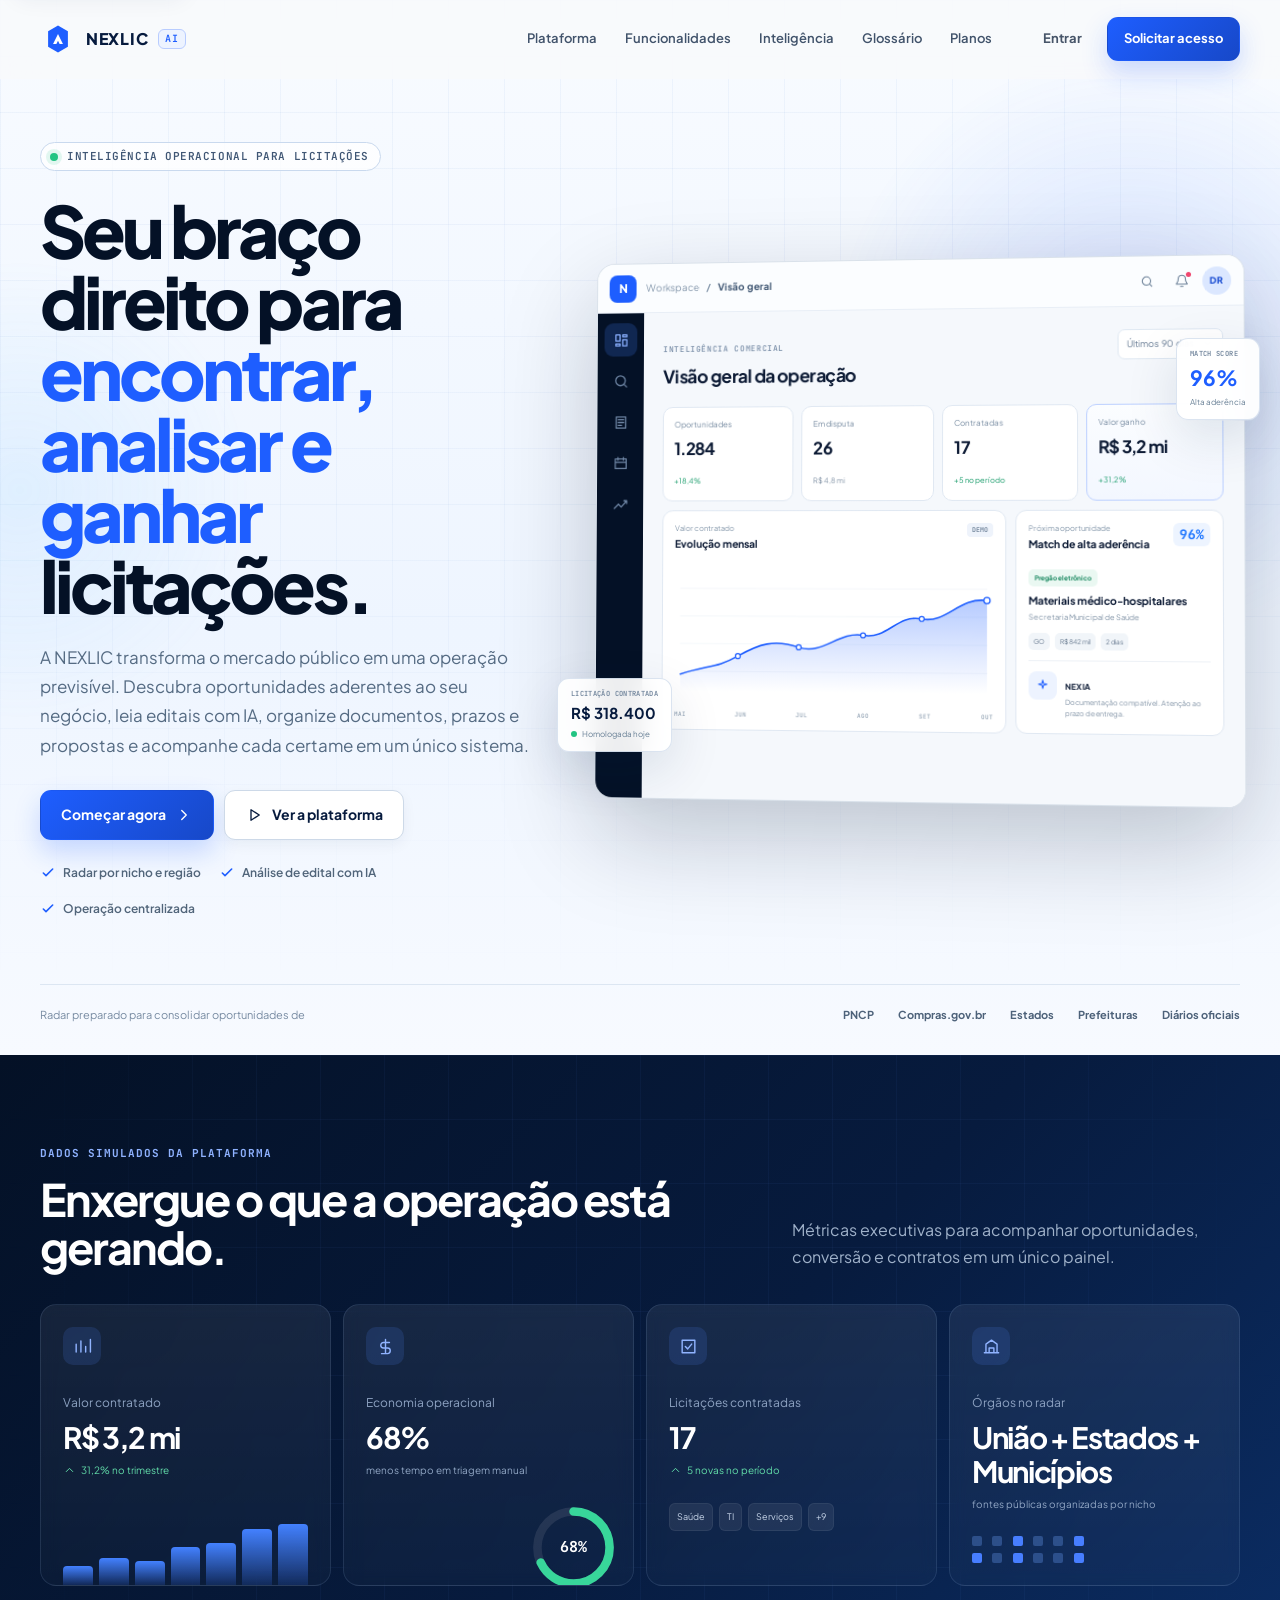
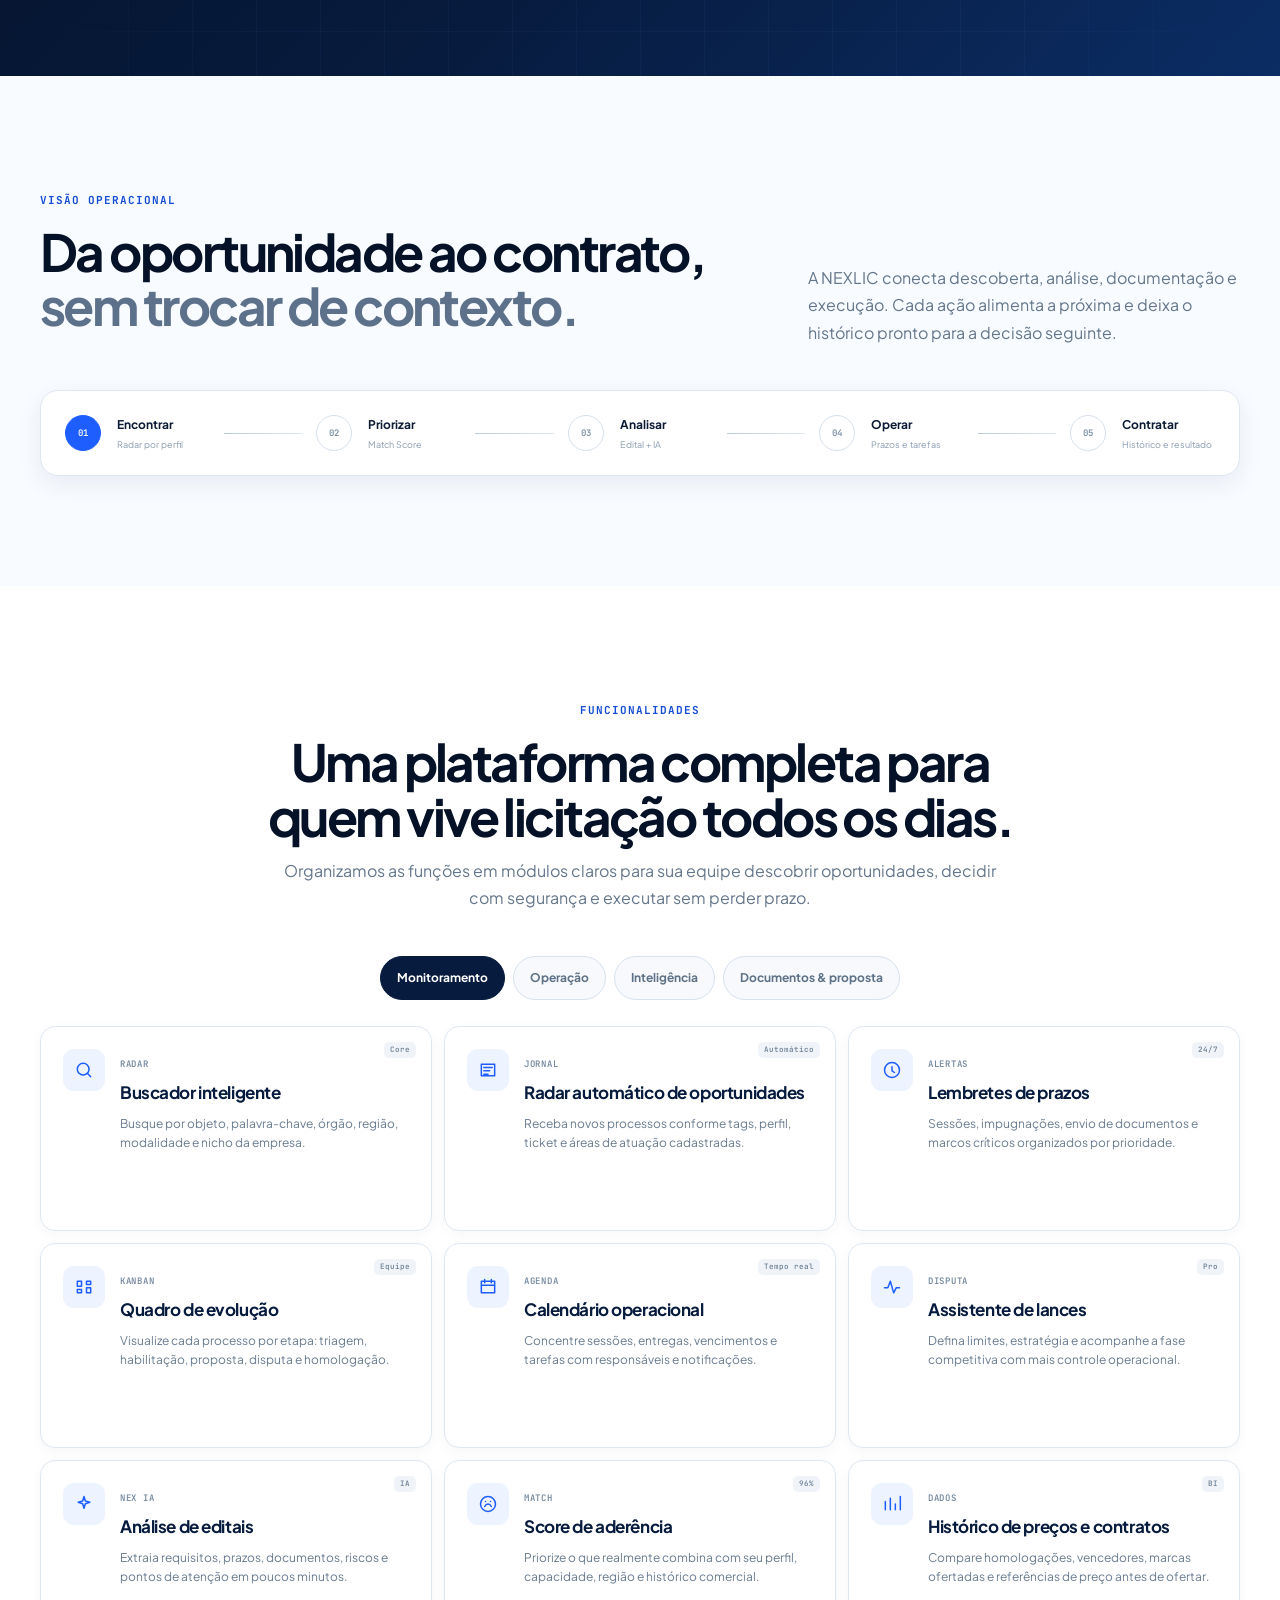
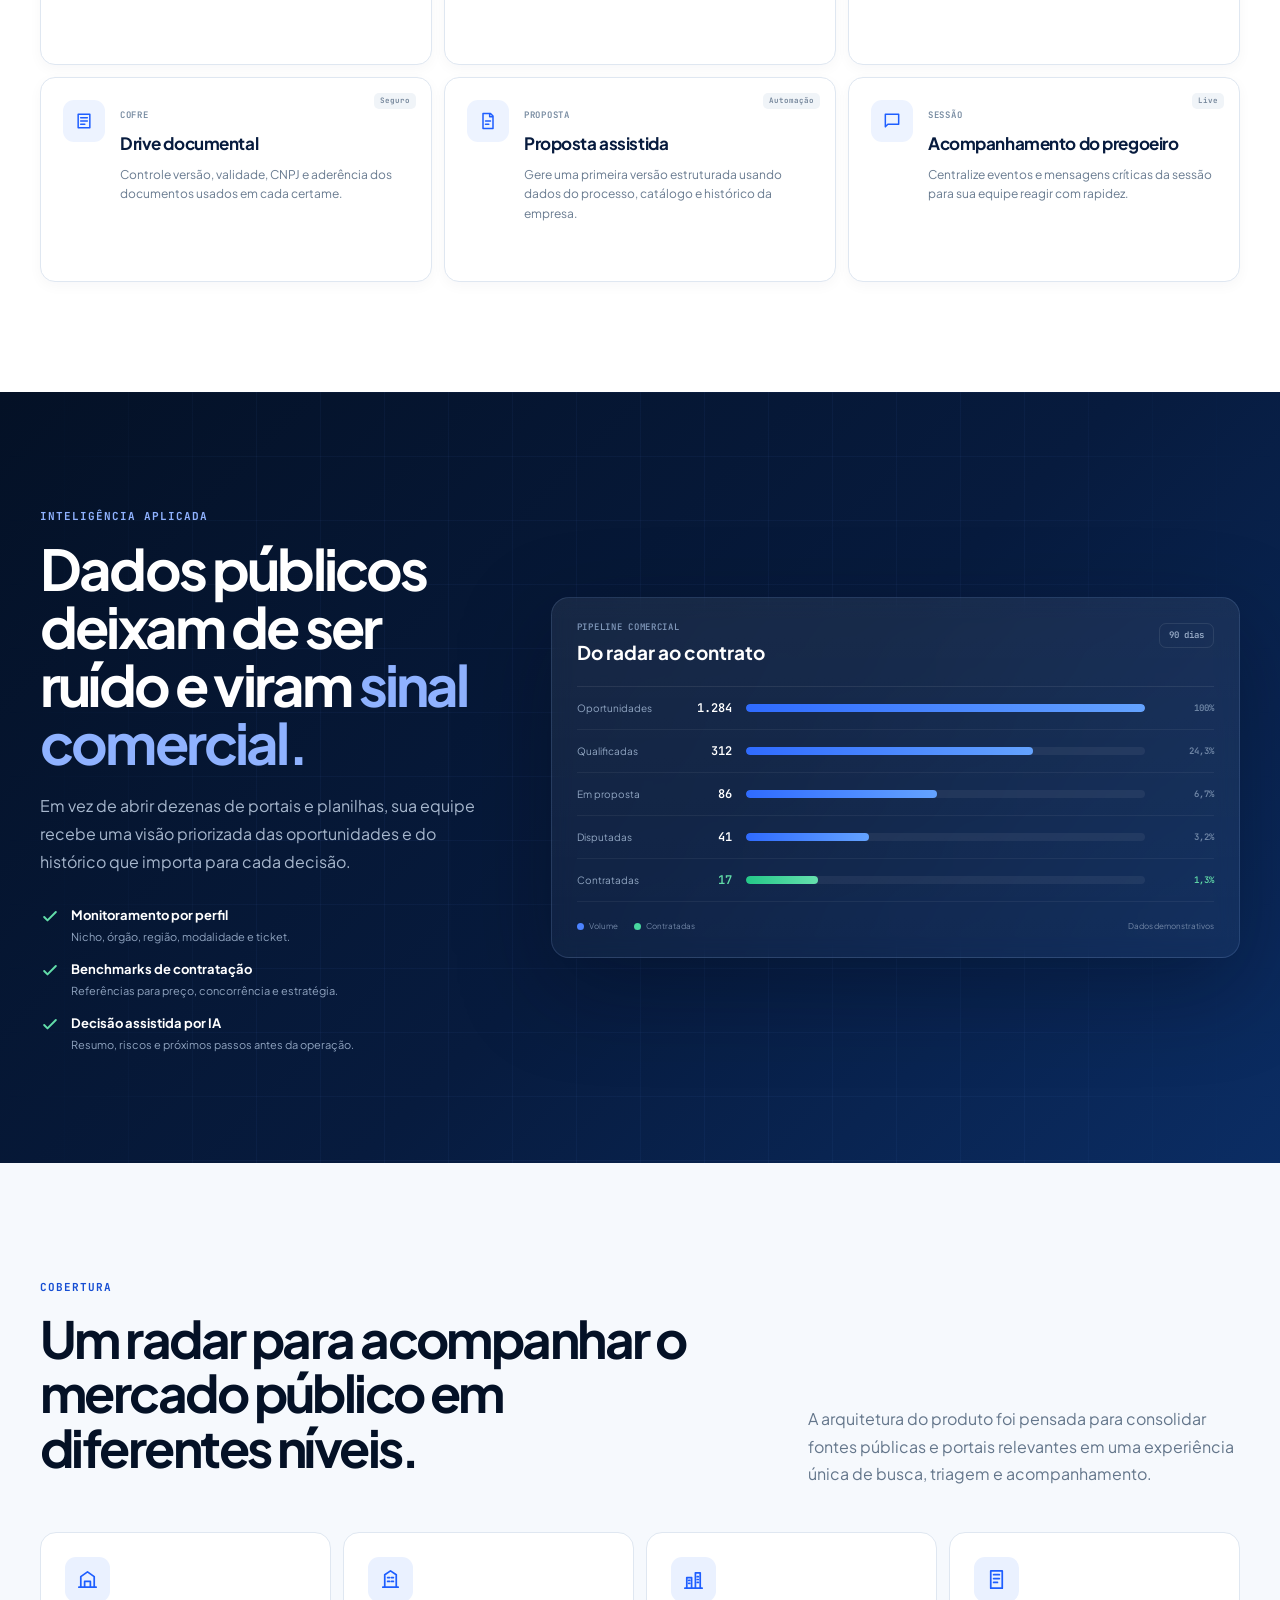
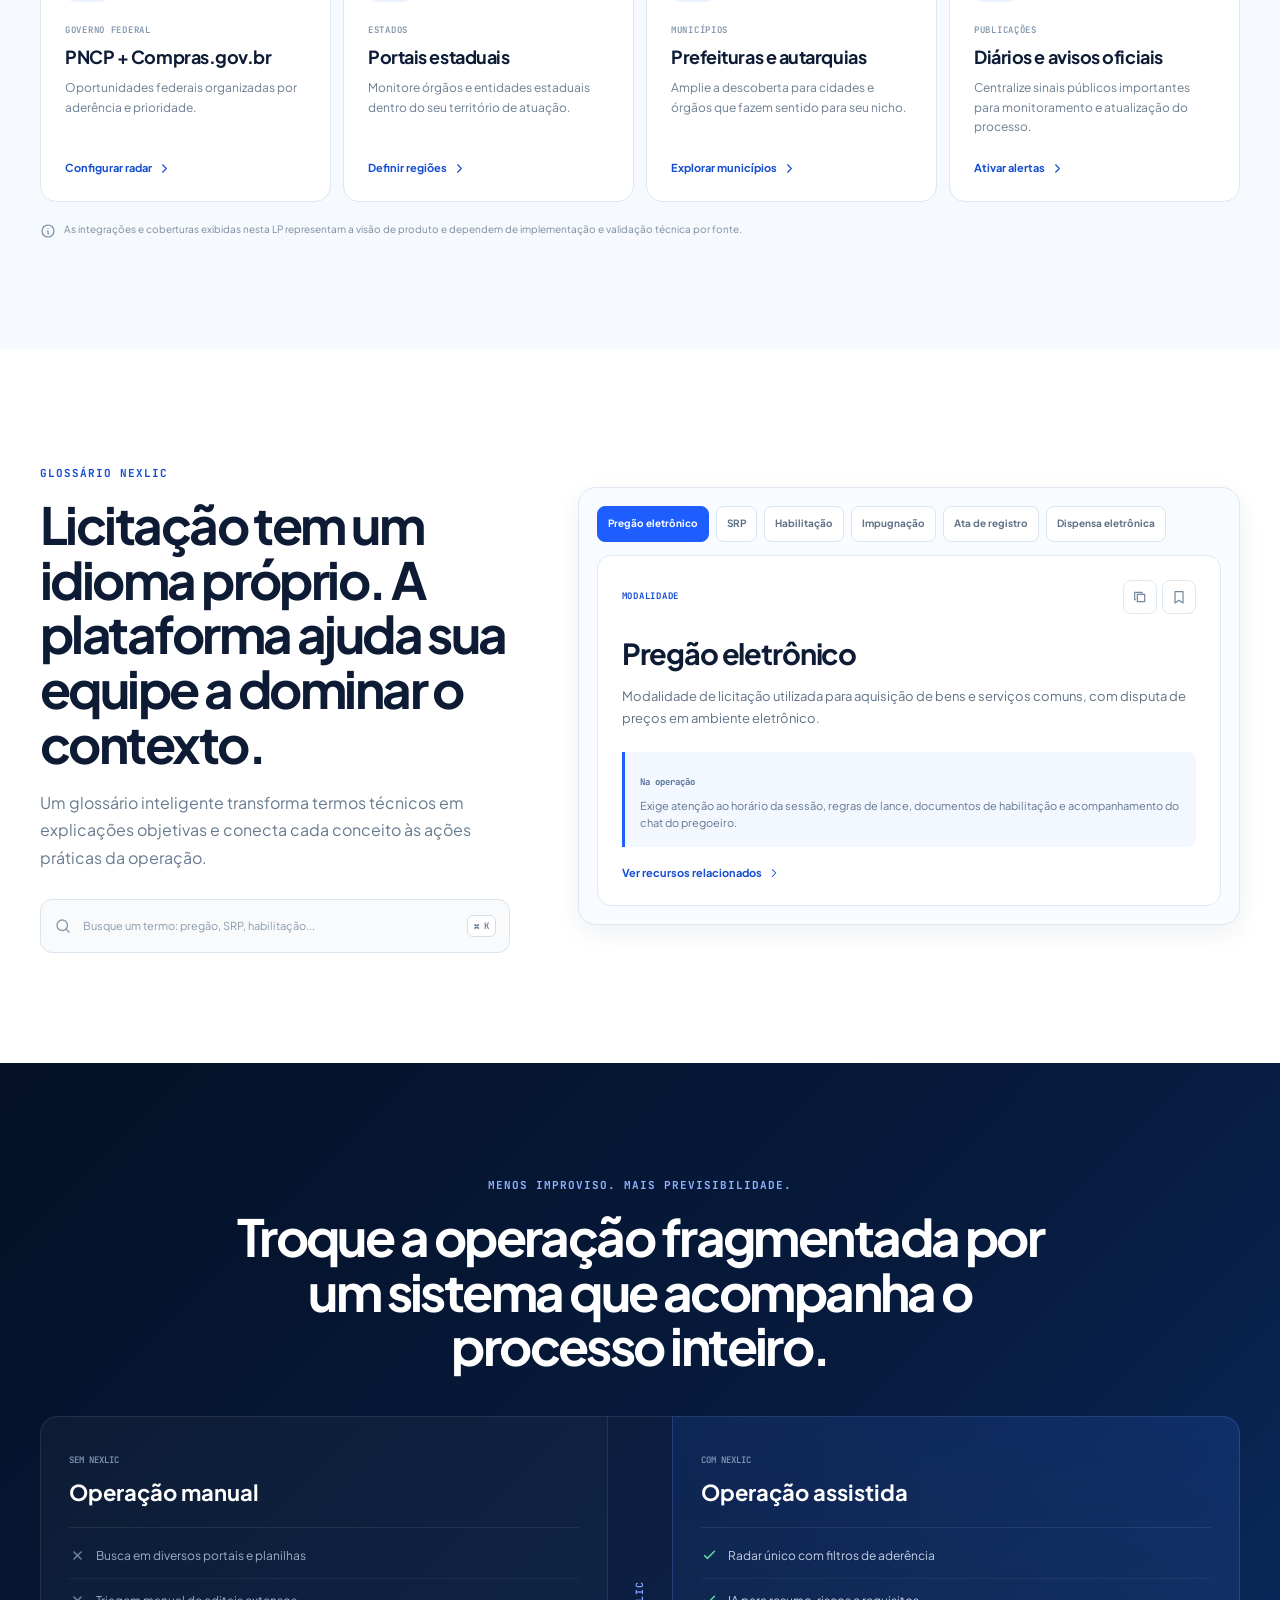
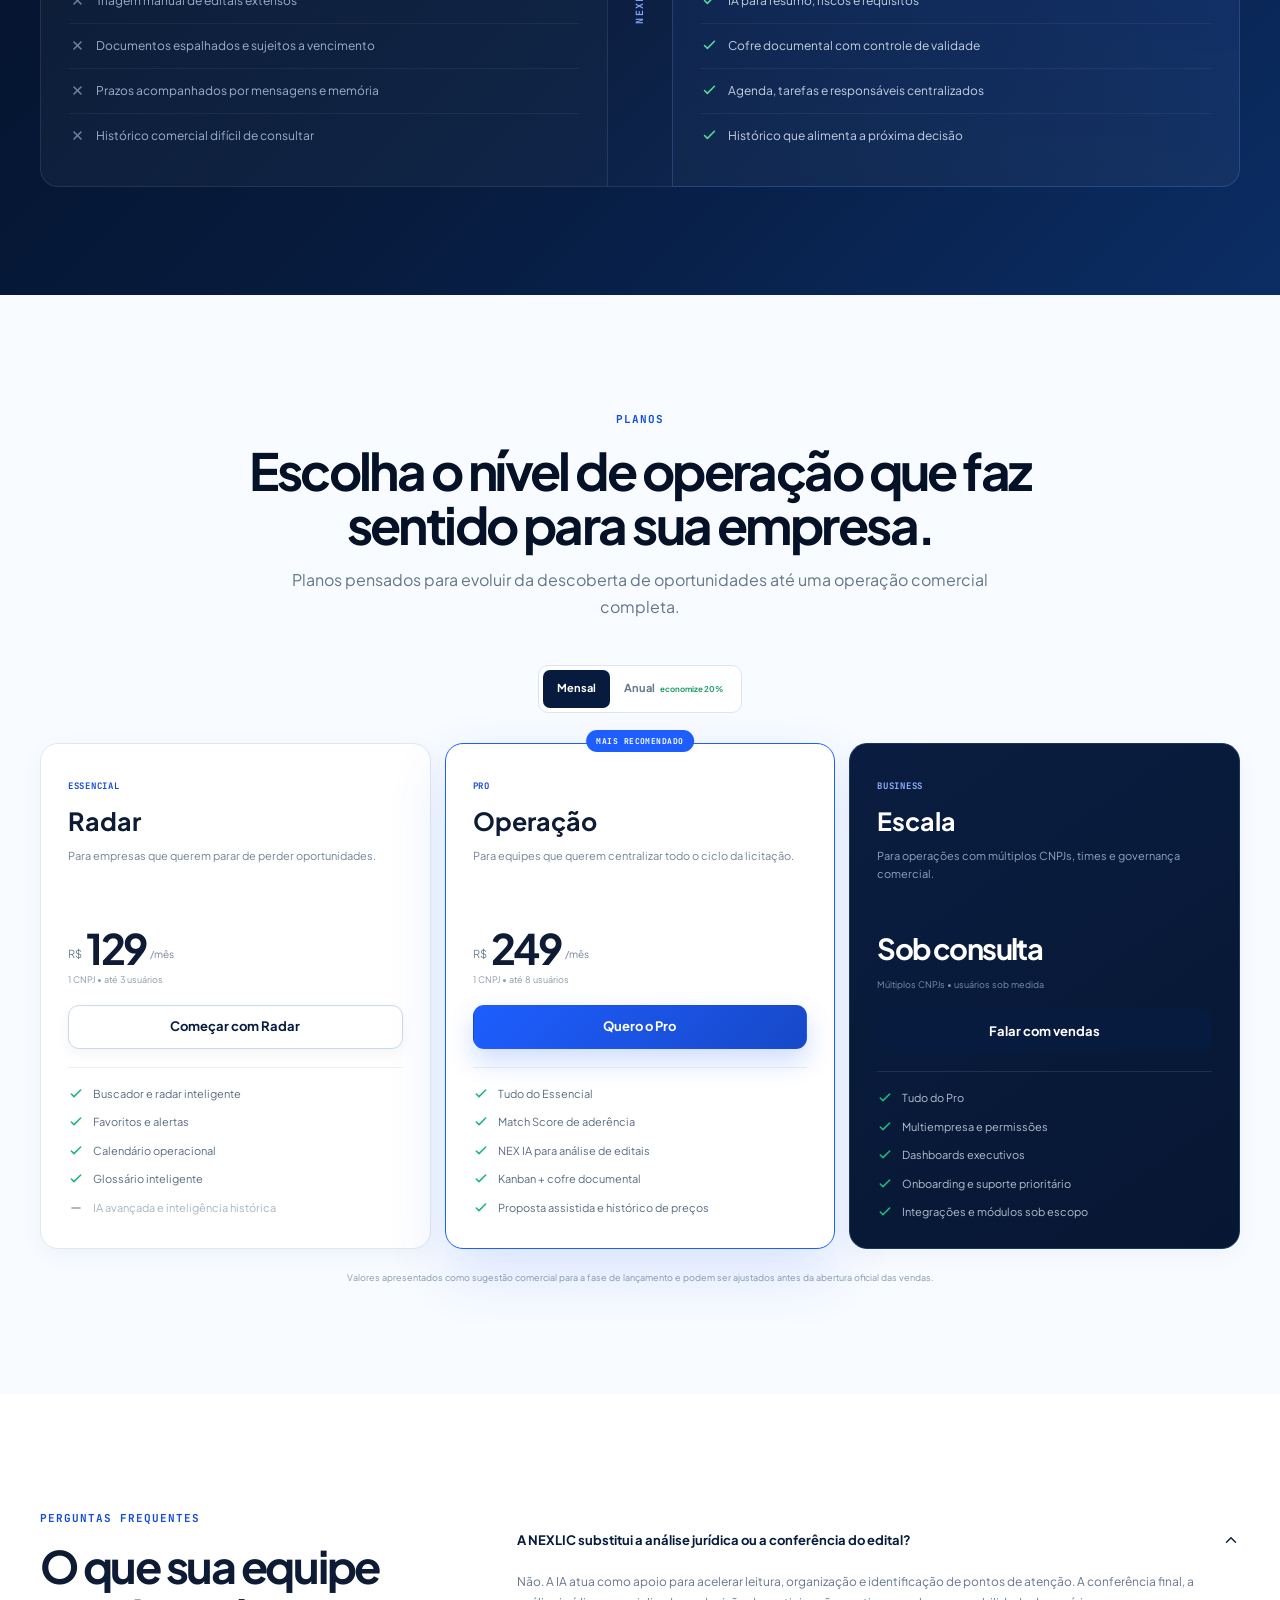
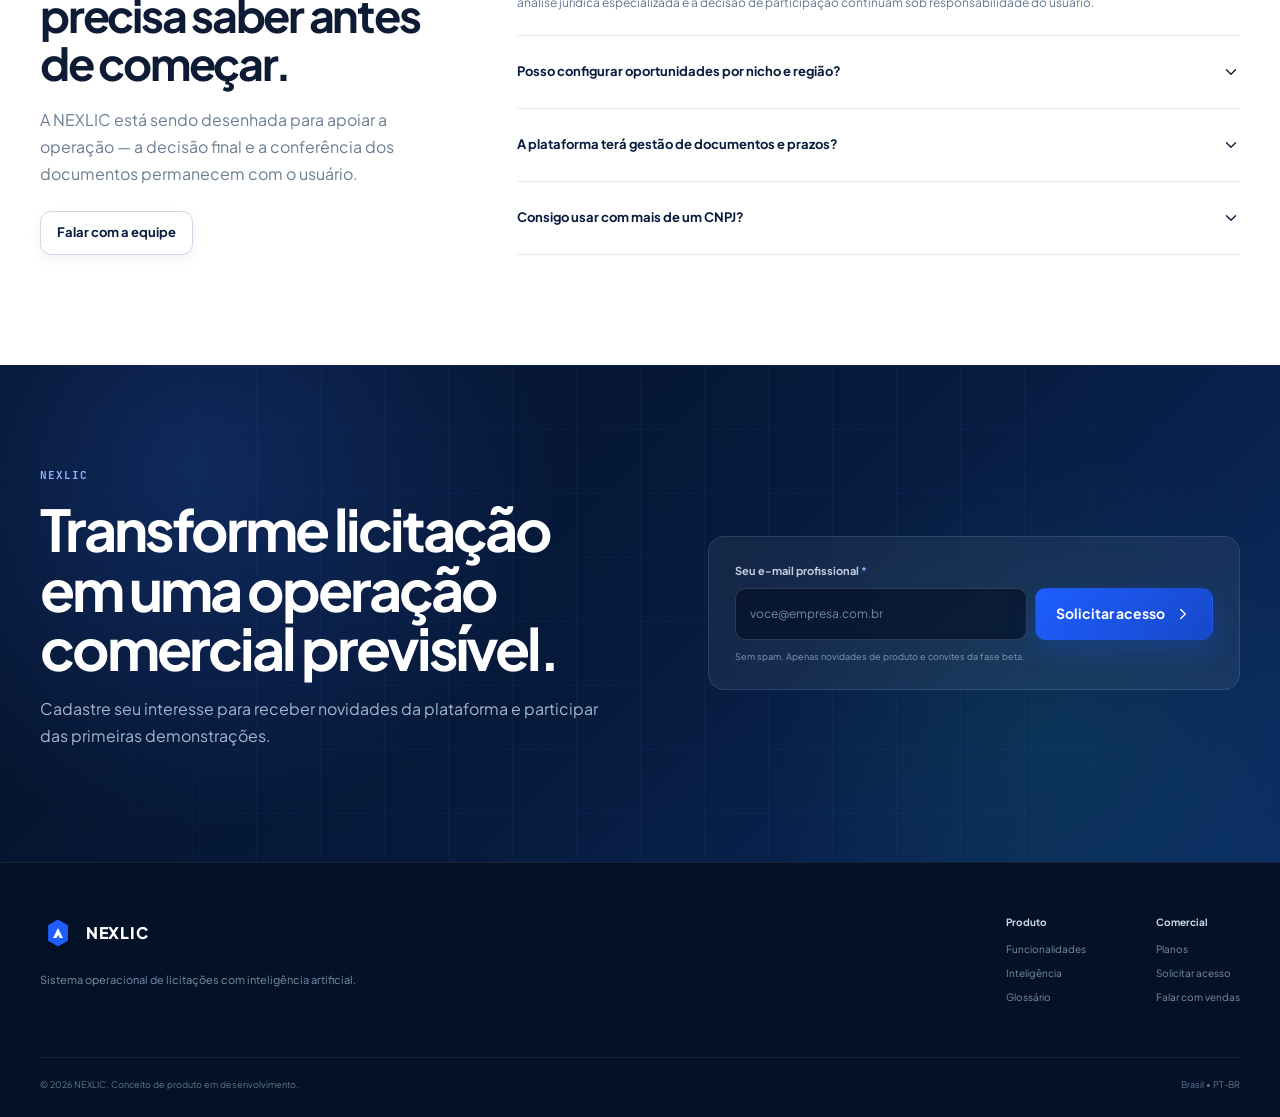
<file: index.html>
<!doctype html>
<html lang="pt-BR">
<head>
  <meta charset="utf-8">
  <meta name="viewport" content="width=device-width, initial-scale=1">
  <meta name="description" content="NEXLIC — inteligência, operação e automação para licitações. Encontre oportunidades, analise editais com IA e gerencie o processo em um só lugar.">
  <meta name="theme-color" content="#071B3E">
  <title>NEXLIC — Sistema Operacional de Licitações com IA</title>
  <link rel="preconnect" href="https://fonts.googleapis.com">
  <link rel="preconnect" href="https://fonts.gstatic.com" crossorigin>
  <link href="https://fonts.googleapis.com/css2?family=JetBrains+Mono:wght@500;600&family=Plus+Jakarta+Sans:wght@400;500;600;700;800&display=swap" rel="stylesheet">
  <link rel="stylesheet" href="styles.css">
</head>
<body>
  <div id="app" aria-live="polite"></div>
  <noscript><div style="padding:40px;font-family:system-ui">Ative o JavaScript para visualizar a landing page NEXLIC.</div></noscript>
  <script>
  (async function(){
    const app=document.getElementById('app');
    try{
      const files=['parts/1.html','parts/2.html','parts/3.html','parts/4.html','parts/5.html','parts/6.html','parts/7.html'];
      const responses=await Promise.all(files.map(f=>fetch(f,{cache:'no-store'})));
      if(responses.some(r=>!r.ok)) throw new Error('Falha ao carregar a interface');
      const html=(await Promise.all(responses.map(r=>r.text()))).join('');
      app.innerHTML=html;
      const script=document.createElement('script');
      script.src='app.js';
      script.defer=true;
      document.body.appendChild(script);
    }catch(error){
      app.innerHTML='<main style="max-width:760px;margin:120px auto;padding:24px;font-family:system-ui"><h1>NEXLIC</h1><p>Não foi possível carregar a interface completa. Atualize a página para tentar novamente.</p></main>';
      console.error(error);
    }
  })();
  </script>
</body>
</html>
</file>
<file: styles.css>
:root{
  --navy-950:#041126;--navy-900:#071b3e;--navy-850:#0a224c;--navy-800:#0c2c5f;
  --blue-700:#164ed3;--blue-600:#1e5eff;--blue-500:#2f6bff;--blue-400:#4a87ff;--cyan:#55b8ff;
  --green:#23c483;--green-soft:#e7fbf3;--red:#ef476f;--amber:#f5a524;
  --slate-950:#0f172a;--slate-800:#1e293b;--slate-700:#334155;--slate-600:#475569;--slate-500:#64748b;--slate-400:#94a3b8;
  --slate-300:#cbd5e1;--slate-200:#e2e8f0;--slate-100:#f1f5f9;--slate-50:#f8fafc;--white:#fff;
  --bg:#f6f9fd;--surface:#fff;--border:#dfe7f1;--text:#0d1b35;--muted:#5d6f86;
  --shadow-sm:0 8px 24px rgba(16,41,78,.07);--shadow-md:0 18px 52px rgba(11,38,83,.12);--shadow-lg:0 36px 100px rgba(4,17,38,.22);
  --radius-sm:10px;--radius:16px;--radius-lg:24px;--container:1200px;--ease:cubic-bezier(.16,1,.3,1)
}
*{box-sizing:border-box}html{scroll-behavior:smooth;scroll-padding-top:90px}body{margin:0;color:var(--text);font-family:"Plus Jakarta Sans",system-ui,-apple-system,BlinkMacSystemFont,"Segoe UI",sans-serif;background:var(--bg);font-size:16px;line-height:1.5;overflow-x:hidden}button,input{font:inherit}a{color:inherit;text-decoration:none}button,a{touch-action:manipulation}svg{display:block;fill:none;stroke:currentColor;stroke-width:1.8;stroke-linecap:round;stroke-linejoin:round}.container{width:min(var(--container),calc(100% - 40px));margin-inline:auto}.skip-link{position:fixed;left:16px;top:12px;z-index:1000;transform:translateY(-150%);background:#fff;color:#071b3e;padding:10px 14px;border-radius:8px;font-weight:700;box-shadow:var(--shadow-sm)}.skip-link:focus{transform:none}.site-header{position:fixed;inset:0 0 auto;z-index:100;background:rgba(248,250,252,.84);backdrop-filter:blur(18px);-webkit-backdrop-filter:blur(18px);border-bottom:1px solid transparent;transition:background .2s,border-color .2s,box-shadow .2s}.site-header.scrolled{background:rgba(255,255,255,.94);border-color:var(--border);box-shadow:0 8px 30px rgba(10,30,60,.06)}.nav-wrap{height:78px;display:flex;align-items:center;gap:34px}.brand{display:inline-flex;align-items:center;gap:10px;font-weight:800;letter-spacing:.045em;color:var(--navy-900);white-space:nowrap}.brand-mark{width:36px;height:36px;display:grid;place-items:center}.brand-mark svg{width:100%;height:100%;stroke:none;fill:var(--blue-600)}.brand-mark svg .cut{fill:#fff}.brand-beta{font:600 10px/1 "JetBrains Mono",monospace;letter-spacing:.08em;color:var(--blue-600);padding:4px 6px;border:1px solid #b8ccff;border-radius:6px;background:#edf3ff}.main-nav{display:flex;align-items:center;gap:28px;margin-left:auto}.main-nav a{font-size:13px;font-weight:600;color:#41536b;position:relative}.main-nav a:after{content:"";position:absolute;left:0;right:100%;bottom:-8px;height:2px;background:var(--blue-600);transition:right .2s}.main-nav a:hover{color:var(--navy-900)}.main-nav a:hover:after{right:0}.nav-actions{display:flex;align-items:center;gap:8px}.btn{min-height:44px;display:inline-flex;align-items:center;justify-content:center;gap:9px;padding:11px 16px;border-radius:11px;border:1px solid transparent;font-weight:700;font-size:13px;cursor:pointer;transition:transform .2s var(--ease),box-shadow .2s,background .2s,border-color .2s;color:var(--navy-900)}.btn svg{width:18px;height:18px}.btn:hover{transform:translateY(-1px)}.btn:focus-visible,.main-nav a:focus-visible,.menu-toggle:focus-visible,.step:focus-visible,button:focus-visible,a:focus-visible,input:focus-visible{outline:3px solid rgba(47,107,255,.3);outline-offset:3px}.btn-primary{background:linear-gradient(135deg,var(--blue-600),#1748c8);color:#fff;box-shadow:0 12px 26px rgba(30,94,255,.22)}.btn-primary:hover{box-shadow:0 16px 32px rgba(30,94,255,.30)}.btn-secondary{border-color:#cdd9e8;background:#fff;color:var(--navy-900);box-shadow:0 5px 14px rgba(8,33,69,.05)}.btn-secondary:hover{border-color:#aac0dc}.btn-ghost{background:transparent;color:var(--slate-600)}.btn-dark{background:var(--navy-900);color:#fff}.btn-lg{min-height:50px;padding:13px 20px;font-size:14px}.full{width:100%}.menu-toggle{display:none;width:44px;height:44px;border:1px solid var(--border);background:#fff;border-radius:10px;place-items:center;color:var(--navy-900)}.menu-toggle svg{width:22px;height:22px}.hero{position:relative;overflow:hidden;padding:142px 0 32px;background:linear-gradient(180deg,#f8fbff 0,#eef5ff 60%,#f7faff 100%);min-height:850px}.hero-grid{position:absolute;inset:0;background-image:linear-gradient(rgba(28,94,190,.05) 1px,transparent 1px),linear-gradient(90deg,rgba(28,94,190,.05) 1px,transparent 1px);background-size:56px 56px;mask-image:linear-gradient(to bottom,#000 0,rgba(0,0,0,.7) 55%,transparent 94%)}.hero-glow{position:absolute;border-radius:50%;filter:blur(2px);pointer-events:none}.hero-glow-a{width:620px;height:620px;right:-160px;top:40px;background:radial-gradient(circle,rgba(47,107,255,.16),transparent 68%)}.hero-glow-b{width:480px;height:480px;left:-220px;top:250px;background:radial-gradient(circle,rgba(85,184,255,.11),transparent 68%)}.hero-layout{position:relative;display:grid;grid-template-columns:.86fr 1.14fr;gap:58px;align-items:center}.eyebrow{display:inline-flex;align-items:center;gap:9px;padding:8px 11px 8px 9px;border:1px solid #c9d9ee;border-radius:999px;background:rgba(255,255,255,.76);color:#405775;font:600 11px/1 "JetBrains Mono",monospace;letter-spacing:.05em;text-transform:uppercase}.status-dot{width:8px;height:8px;border-radius:50%;background:var(--green);box-shadow:0 0 0 4px rgba(35,196,131,.12)}.hero h1{font-size:clamp(48px,5.6vw,76px);line-height:.99;letter-spacing:-.055em;margin:24px 0 22px;font-weight:800;color:var(--navy-950);max-width:760px}.hero h1 span{color:var(--blue-600)}.hero-lead{font-size:17px;line-height:1.72;color:#556b83;max-width:650px;margin:0}.hero-actions{display:flex;gap:10px;flex-wrap:wrap;margin-top:30px}.hero-trust{display:flex;gap:18px;flex-wrap:wrap;margin-top:24px}.trust-check{display:flex;align-items:center;gap:7px;font-size:12px;color:#51657a;font-weight:600}.trust-check svg{width:16px;height:16px;color:var(--blue-600);stroke-width:2.4}.hero-product{position:relative}.app-window{position:relative;border:1px solid rgba(85,117,158,.22);background:#fff;border-radius:18px;box-shadow:var(--shadow-lg);overflow:hidden;transform:perspective(1200px) rotateY(-4deg) rotateX(1deg);transform-origin:center;transition:transform .5s var(--ease)}.hero-product:hover .app-window{transform:perspective(1200px) rotateY(-2deg) rotateX(0)}.app-topbar{height:50px;display:flex;align-items:center;border-bottom:1px solid #e8eef6;padding:0 12px;background:#fbfdff}.app-logo-mini{width:28px;height:28px;border-radius:8px;background:var(--blue-600);color:#fff;display:grid;place-items:center;font-weight:800;font-size:12px}.app-breadcrumb{display:flex;gap:7px;margin-left:10px;align-items:center;font-size:10px;color:#8799ad}.app-breadcrumb strong{color:#405773}.app-tools{margin-left:auto;display:flex;align-items:center;gap:6px}.app-tools button{width:28px;height:28px;border:0;border-radius:7px;background:transparent;color:#6d8299;display:grid;place-items:center;position:relative}.app-tools svg{width:14px;height:14px}.app-tools i{position:absolute;width:5px;height:5px;border-radius:50%;background:#ef476f;right:5px;top:5px}.avatar{width:28px;height:28px;border-radius:50%;display:grid;place-items:center;background:#dbe7ff;color:#1b4ed2;font-size:9px;font-weight:800}.app-shell{display:grid;grid-template-columns:48px 1fr;min-height:492px}.app-side{background:var(--navy-950);padding:10px 7px;display:flex;flex-direction:column;gap:8px}.app-side button{width:34px;height:34px;border:0;border-radius:9px;background:transparent;color:#6f86a5;display:grid;place-items:center}.app-side button.active{background:rgba(67,126,255,.2);color:#8ab0ff}.app-side svg{width:17px;height:17px}.app-content{padding:22px 20px;background:#f5f8fc;overflow:hidden}.app-heading-row{display:flex;justify-content:space-between;gap:20px;align-items:flex-start}.app-overline{font:600 8px/1 "JetBrains Mono",monospace;color:#7d91aa;letter-spacing:.08em}.app-content h3{margin:5px 0 0;font-size:18px;letter-spacing:-.03em}.app-period{font-size:9px;border:1px solid #dfe8f2;background:#fff;border-radius:7px;padding:7px 8px;display:flex;gap:7px;align-items:center;color:#687c94}.app-period svg{width:12px;height:12px}.dashboard-kpis{display:grid;grid-template-columns:repeat(4,1fr);gap:8px;margin-top:18px}.dash-kpi{padding:11px;border:1px solid #e0e8f2;border-radius:10px;background:#fff;min-width:0}.dash-kpi.accent{border-color:#bcd0ff;background:linear-gradient(180deg,#fbfdff,#f3f7ff)}.dash-kpi>span{display:block;font-size:8px;color:#788ca2;white-space:nowrap}.dash-kpi strong{display:block;font-size:17px;margin:6px 0 4px;letter-spacing:-.04em;white-space:nowrap}.dash-kpi small{font-size:7.5px;color:#8192a5;white-space:nowrap}.dash-kpi .positive{color:#159a68}.dashboard-main-row{display:grid;grid-template-columns:1.4fr .82fr;gap:9px;margin-top:9px}.dash-chart-card,.dash-radar-card{border:1px solid #e0e8f2;border-radius:11px;background:#fff;padding:12px;min-width:0}.card-head{display:flex;align-items:flex-start;justify-content:space-between;gap:10px}.card-head span{font-size:7.5px;color:#8598ab;display:block}.card-head strong{font-size:10.5px;display:block;margin-top:2px}.demo-pill{font:600 6.5px/1 "JetBrains Mono",monospace!important;padding:4px 5px;border-radius:4px;background:#eef3fb;color:#6c8097!important}.hero-chart{width:100%;height:155px;margin-top:6px}.chart-grid-lines{stroke:#edf2f7;stroke-width:1}.chart-area{fill:url(#areaBlue);stroke:none}.chart-line{stroke:var(--blue-600);stroke-width:2.5;fill:none}.chart-points circle{fill:#fff;stroke:var(--blue-600);stroke-width:2}.chart-months{display:flex;justify-content:space-between;color:#9aa9b9;font:600 6px/1 "JetBrains Mono",monospace}.match-score{font:700 13px/1 "JetBrains Mono",monospace!important;color:#1872ff!important;padding:5px 6px;background:#edf4ff;border-radius:6px}.opportunity-mini{padding:10px 0;border-bottom:1px solid #edf1f6}.portal-chip{display:inline-block!important;width:max-content;padding:4px 6px;border-radius:5px;background:#eaf8f2;color:#17875e!important;font-size:6.5px!important;font-weight:700}.opportunity-mini h4{font-size:10.5px;line-height:1.35;margin:7px 0 4px}.opportunity-mini p{margin:0;color:#8294a7;font-size:7.5px}.mini-meta{display:flex;gap:5px;margin-top:9px}.mini-meta span{padding:4px 5px;border-radius:5px;background:#f1f5f9;font-size:6.5px!important;color:#65788e!important}.ai-insight{display:flex;gap:8px;margin-top:10px}.ai-spark{width:28px;height:28px;border-radius:8px;background:#edf3ff;display:grid!important;place-items:center;color:var(--blue-600)!important;flex:none}.ai-spark svg{width:14px;height:14px}.ai-insight strong{font-size:8px}.ai-insight p{font-size:7px;line-height:1.45;color:#8092a5;margin:2px 0 0}.floating-stat{position:absolute;background:rgba(255,255,255,.93);backdrop-filter:blur(12px);border:1px solid rgba(152,177,211,.35);border-radius:12px;box-shadow:var(--shadow-md);padding:11px 13px}.floating-stat span{font:600 7px/1 "JetBrains Mono",monospace;letter-spacing:.05em;color:#70849b;display:block}.floating-stat strong{font-size:15px;display:block;margin:5px 0 3px;color:var(--navy-900)}.floating-stat small{font-size:8px;color:#698096;display:flex;align-items:center;gap:5px}.floating-stat small i{width:6px;height:6px;border-radius:50%;background:var(--green)}.floating-stat-a{left:-32px;bottom:50px}.floating-stat-b{right:-20px;top:80px}.floating-stat-b strong{color:var(--blue-600);font-size:21px}.source-rail{position:relative;display:flex;align-items:center;justify-content:space-between;gap:30px;border-top:1px solid #dce6f2;margin-top:66px;padding-top:22px;color:#778ba2}.source-rail>span{font-size:11px}.source-items{display:flex;align-items:center;gap:24px;flex-wrap:wrap;justify-content:flex-end}.source-items b{font-size:11px;color:#4d627a;font-weight:700}.dark-section{background:linear-gradient(135deg,var(--navy-950),#071b3e 55%,#0b2d64);color:#fff;position:relative;overflow:hidden}.performance-strip{padding:84px 0 90px}.performance-strip:before,.intelligence-section:before,.final-cta:before{content:"";position:absolute;inset:0;background-image:linear-gradient(rgba(103,156,255,.05) 1px,transparent 1px),linear-gradient(90deg,rgba(103,156,255,.05) 1px,transparent 1px);background-size:64px 64px;mask-image:linear-gradient(90deg,transparent,#000 20% 80%,transparent)}.strip-head{position:relative;display:grid;grid-template-columns:1.2fr .8fr;gap:80px;align-items:end;margin-bottom:34px}.section-label{display:inline-block;color:var(--blue-700);font:700 11px/1 "JetBrains Mono",monospace;letter-spacing:.09em}.section-label.light{color:#8fb2ff}.strip-head h2{font-size:clamp(34px,3.5vw,48px);line-height:1.06;letter-spacing:-.045em;margin:12px 0 0}.strip-head p{color:#9fb1c9;margin:0;line-height:1.7}.performance-grid{position:relative;display:grid;grid-template-columns:repeat(4,1fr);gap:12px}.performance-card{min-height:260px;padding:22px;border:1px solid rgba(159,187,235,.14);border-radius:16px;background:linear-gradient(180deg,rgba(255,255,255,.07),rgba(255,255,255,.025));backdrop-filter:blur(8px);overflow:hidden;position:relative}.metric-icon{width:38px;height:38px;border-radius:10px;display:grid;place-items:center;background:rgba(84,137,255,.15);color:#90b3ff;margin-bottom:24px}.metric-icon svg{width:19px;height:19px}.performance-card>span{color:#8ea3c2;font-size:12px}.performance-card>strong{font-size:clamp(25px,2.3vw,34px);letter-spacing:-.045em;display:block;margin:8px 0 8px;line-height:1.15}.metric-delta{font-size:10px;color:#91a6c4;display:flex;align-items:center;gap:5px}.metric-delta.up{color:#62dda9}.metric-delta svg{width:13px;height:13px}.micro-bars{height:66px;display:flex;align-items:flex-end;gap:6px;position:absolute;bottom:0;left:22px;right:22px}.micro-bars i{flex:1;border-radius:4px 4px 0 0;background:linear-gradient(180deg,#4381ff,rgba(52,112,255,.16))}.ring-chart{position:absolute;right:12px;bottom:-10px;width:95px;height:95px;display:grid;place-items:center}.ring-chart svg{position:absolute;inset:0;transform:rotate(-90deg)}.ring-chart circle{fill:none;stroke:rgba(255,255,255,.09);stroke-width:9}.ring-chart .ring-progress{stroke:#38d69a;stroke-dasharray:238.8;stroke-dashoffset:76.4}.ring-chart b{font:700 15px "JetBrains Mono",monospace}.contract-tags{display:flex;flex-wrap:wrap;gap:6px;margin-top:25px}.contract-tags span{font-size:9px;color:#c8d5e9;background:rgba(255,255,255,.07);border:1px solid rgba(255,255,255,.06);border-radius:6px;padding:6px 7px}.gov-dots{display:grid;grid-template-columns:repeat(6,1fr);gap:7px;margin-top:24px;width:115px}.gov-dots i{width:10px;height:10px;border-radius:2px;background:rgba(111,161,255,.3)}.gov-dots i:nth-child(3n),.gov-dots i:nth-child(7){background:#477eff}.section{padding:110px 0}.light-section{background:#f8fbff}.section-heading{margin-bottom:44px}.section-heading h2{font-size:clamp(38px,4vw,58px);line-height:1.06;letter-spacing:-.05em;margin:14px 0;color:var(--navy-950)}.section-heading h2 span{color:#5d718b}.section-heading p{color:#64768b;line-height:1.72;margin:0}.section-heading.split{display:grid;grid-template-columns:1.1fr .7fr;gap:90px;align-items:end}.section-heading.center{text-align:center;max-width:820px;margin-inline:auto;margin-bottom:44px}.section-heading.center p{max-width:720px;margin-inline:auto}.process-track{display:flex;align-items:center;justify-content:space-between;background:#fff;border:1px solid var(--border);box-shadow:var(--shadow-sm);padding:24px;border-radius:18px}.process-track>i{height:1px;flex:1;min-width:20px;background:linear-gradient(90deg,#b9c9df,#dfe8f2);margin:0 14px}.process-step{display:grid;grid-template-columns:40px auto;grid-template-rows:auto auto;column-gap:12px;align-items:center;min-width:145px}.process-step>span{grid-row:1/3;width:36px;height:36px;border-radius:50%;border:1px solid #d6e0ec;display:grid;place-items:center;font:600 9px "JetBrains Mono",monospace;color:#7a8ea4}.process-icon{display:none}.process-step b{font-size:12px}.process-step small{font-size:9px;color:#8a9bb0;margin-top:3px}.process-step.active>span{background:var(--blue-600);color:#fff;border-color:var(--blue-600)}.functions-section{background:#fff}.feature-category-tabs{display:flex;gap:8px;justify-content:center;margin-bottom:26px;flex-wrap:wrap}.feature-category-tabs button{min-height:44px;border-radius:999px;padding:9px 16px;border:1px solid #d7e2ee;background:#f7f9fc;color:#5e7186;font-size:12px;font-weight:700;cursor:pointer}.feature-category-tabs button.active{background:var(--navy-900);color:#fff;border-color:var(--navy-900)}.feature-grid{display:grid;grid-template-columns:repeat(3,1fr);gap:12px}.feature-card{position:relative;min-height:205px;padding:22px;border:1px solid var(--border);border-radius:15px;background:#fff;display:flex;gap:15px;box-shadow:0 4px 14px rgba(10,34,68,.035);transition:border-color .2s,transform .2s var(--ease),box-shadow .2s}.feature-card:hover{transform:translateY(-3px);border-color:#bdd0e8;box-shadow:var(--shadow-sm)}.feature-card.is-muted{display:none}.feature-icon{width:42px;height:42px;border-radius:11px;display:grid;place-items:center;background:#edf3ff;color:var(--blue-600);flex:none}.feature-icon svg{width:20px;height:20px}.feature-kicker{font:600 9px/1 "JetBrains Mono",monospace;color:#768aa0;letter-spacing:.08em}.feature-card h3{font-size:17px;letter-spacing:-.025em;margin:7px 0 8px;color:var(--navy-900)}.feature-card p{font-size:12px;line-height:1.65;color:#697b90;margin:0}.feature-status{position:absolute;right:15px;top:15px;padding:4px 6px;border-radius:5px;background:#f0f4f8;color:#718398;font:600 7.5px/1 "JetBrains Mono",monospace}.intelligence-section{padding:110px 0}.intelligence-layout{position:relative;display:grid;grid-template-columns:.78fr 1.22fr;gap:70px;align-items:center}.intelligence-copy h2{font-size:clamp(40px,4.4vw,60px);line-height:1.03;letter-spacing:-.05em;margin:14px 0 20px}.intelligence-copy h2 span{color:#8fb2ff}.intelligence-copy>p{color:#a7b7cd;line-height:1.75}.intel-bullets{display:grid;gap:15px;margin-top:30px}.intel-bullets>div{display:flex;gap:11px;align-items:flex-start}.intel-bullets svg{width:20px;height:20px;color:#62dda9;stroke-width:2.4;flex:none;margin-top:1px}.intel-bullets b{display:block;font-size:13px}.intel-bullets small{display:block;color:#8fa3bf;font-size:11px;margin-top:3px}.intelligence-board{padding:25px;border:1px solid rgba(151,185,241,.16);border-radius:18px;background:linear-gradient(180deg,rgba(255,255,255,.07),rgba(255,255,255,.035));backdrop-filter:blur(10px);box-shadow:0 30px 90px rgba(1,8,22,.34)}.board-head{display:flex;justify-content:space-between;gap:20px;align-items:start;padding-bottom:20px;border-bottom:1px solid rgba(255,255,255,.08)}.board-head span{display:block;font:600 9px/1 "JetBrains Mono",monospace;letter-spacing:.08em;color:#7f97b9}.board-head strong{display:block;font-size:19px;margin-top:6px}.board-period{padding:7px 9px;border:1px solid rgba(255,255,255,.09);border-radius:7px!important;color:#99acc8!important;letter-spacing:0!important}.funnel-row{display:grid;grid-template-columns:155px 1fr 55px;align-items:center;gap:14px;padding:13px 0;border-bottom:1px solid rgba(255,255,255,.055)}.funnel-row>div:first-child{display:flex;justify-content:space-between;align-items:center;gap:8px}.funnel-row span{font-size:10px;color:#91a6c2}.funnel-row strong{font:600 12px "JetBrains Mono",monospace}.funnel-bar{height:8px;border-radius:999px;background:rgba(255,255,255,.06);overflow:hidden}.funnel-bar i{display:block;height:100%;border-radius:inherit;background:linear-gradient(90deg,#2f6bff,#64a3ff)}.funnel-row>b{font:600 9px "JetBrains Mono",monospace;color:#7289a8;text-align:right}.funnel-row.won .funnel-bar i{background:linear-gradient(90deg,#24c888,#66e0ae)}.funnel-row.won strong,.funnel-row.won>b{color:#62dda9}.board-footer{display:flex;gap:16px;align-items:center;margin-top:18px;color:#7186a6;font-size:8px}.board-footer span{display:flex;align-items:center;gap:5px}.board-footer span:last-child{margin-left:auto}.legend-dot{width:7px;height:7px;border-radius:50%;display:inline-block}.legend-dot.blue{background:#4c83ff}.legend-dot.green{background:#48d69f}.portals-section{background:#f6f9fd}.portal-grid{display:grid;grid-template-columns:repeat(4,1fr);gap:12px}.portal-card{padding:24px;border-radius:16px;border:1px solid var(--border);background:#fff;min-height:270px;display:flex;flex-direction:column;transition:transform .2s var(--ease),box-shadow .2s}.portal-card:hover{transform:translateY(-3px);box-shadow:var(--shadow-sm)}.portal-symbol{width:45px;height:45px;border-radius:11px;background:#eaf1ff;color:var(--blue-600);display:grid;place-items:center;margin-bottom:24px}.portal-symbol svg{width:23px;height:23px}.portal-card>span{font:600 9px/1 "JetBrains Mono",monospace;color:#8295aa;letter-spacing:.08em}.portal-card h3{font-size:18px;margin:8px 0 8px;letter-spacing:-.025em}.portal-card p{font-size:12px;color:#6d7e92;line-height:1.65;margin:0}.portal-card a{margin-top:auto;display:flex;align-items:center;gap:5px;color:var(--blue-700);font-size:11px;font-weight:700}.portal-card a svg{width:15px;height:15px}.integration-note{display:flex;align-items:flex-start;gap:8px;margin:20px 0 0;color:#7a8c9f;font-size:10px;line-height:1.55}.integration-note svg{width:16px;height:16px;flex:none;margin-top:1px}.glossary-section{background:#fff}.glossary-layout{display:grid;grid-template-columns:.83fr 1.17fr;gap:68px;align-items:center}.glossary-copy h2{font-size:clamp(38px,4vw,56px);line-height:1.07;letter-spacing:-.05em;margin:14px 0 18px}.glossary-copy>p{color:#687b90;line-height:1.72}.glossary-search{height:54px;border:1px solid #dbe5ef;border-radius:12px;background:#f8fafc;display:flex;align-items:center;gap:11px;padding:0 13px;margin-top:28px;color:#8a9bad;font-size:11px}.glossary-search svg{width:18px;height:18px}.glossary-search kbd{margin-left:auto;border:1px solid #d5e0eb;background:#fff;border-radius:6px;padding:4px 6px;font:600 9px "JetBrains Mono",monospace;color:#697c90}.glossary-demo{border:1px solid var(--border);border-radius:18px;background:#f8fbff;padding:18px;box-shadow:var(--shadow-sm)}.glossary-chips{display:flex;gap:7px;flex-wrap:wrap}.glossary-chips button{min-height:36px;border:1px solid #dce5ef;border-radius:8px;background:#fff;color:#607286;font-size:10px;font-weight:700;padding:8px 10px;cursor:pointer}.glossary-chips button.active{background:var(--blue-600);color:#fff;border-color:var(--blue-600)}.glossary-card{margin-top:13px;border-radius:14px;background:#fff;border:1px solid #e1e9f2;padding:24px}.definition-head{display:flex;justify-content:space-between;align-items:center}.definition-head>span{font:700 9px/1 "JetBrains Mono",monospace;color:var(--blue-700);letter-spacing:.08em}.definition-actions{display:flex;gap:5px}.definition-actions button{width:34px;height:34px;border-radius:8px;border:1px solid #dfe7f0;background:#fff;color:#74869a;display:grid;place-items:center}.definition-actions svg{width:16px;height:16px}.glossary-card h3{font-size:29px;letter-spacing:-.04em;margin:18px 0 10px}.glossary-card>p{font-size:13px;line-height:1.72;color:#607286;margin:0}.definition-context{margin-top:22px;padding:15px;border-left:3px solid var(--blue-600);background:#f3f7ff;border-radius:0 8px 8px 0}.definition-context span{font:700 9px/1 "JetBrains Mono",monospace;color:#547199}.definition-context p{font-size:11px;line-height:1.6;color:#61768f;margin:6px 0 0}.glossary-card>a{display:flex;align-items:center;gap:5px;color:var(--blue-700);font-size:11px;font-weight:700;margin-top:18px}.glossary-card>a svg{width:14px;height:14px}.compare-section{padding:108px 0}.compare-section .section-heading h2{color:#fff}.compare-grid{display:grid;grid-template-columns:1fr 64px 1fr;align-items:stretch;margin-top:38px}.compare-col{padding:28px;border:1px solid rgba(255,255,255,.09);background:rgba(255,255,255,.035)}.compare-col.before{border-radius:18px 0 0 18px}.compare-col.after{border-radius:0 18px 18px 0;background:linear-gradient(180deg,rgba(61,118,255,.14),rgba(255,255,255,.04));border-color:rgba(110,157,255,.22)}.compare-head{padding-bottom:18px;border-bottom:1px solid rgba(255,255,255,.08)}.compare-head span{font:600 9px/1 "JetBrains Mono",monospace;color:#8095b3}.compare-head b{display:block;font-size:22px;margin-top:7px}.compare-col ul{list-style:none;padding:6px 0 0;margin:0}.compare-col li{display:flex;align-items:flex-start;gap:10px;padding:13px 0;color:#9cafc9;font-size:12px;border-bottom:1px solid rgba(255,255,255,.055)}.compare-col li:last-child{border-bottom:0}.compare-col li svg{width:17px;height:17px;flex:none;color:#6e819d;stroke-width:2.2}.compare-col.after li{color:#c4d0e2}.compare-col.after li svg{color:#59d79f}.compare-divider{display:grid;place-items:center;background:rgba(255,255,255,.02);border-top:1px solid rgba(255,255,255,.09);border-bottom:1px solid rgba(255,255,255,.09)}.compare-divider span{transform:rotate(-90deg);font:700 10px/1 "JetBrains Mono",monospace;letter-spacing:.12em;color:#82a6ff}.pricing-section{background:#f8fbff}.billing-toggle{width:max-content;margin:0 auto 30px;padding:4px;border:1px solid #dbe5f0;background:#fff;border-radius:10px;display:flex}.billing-toggle button{min-height:38px;border:0;background:transparent;border-radius:7px;padding:7px 14px;font-size:11px;font-weight:700;color:#65788e;cursor:pointer}.billing-toggle button.active{background:var(--navy-900);color:#fff}.billing-toggle span{font-size:8px;margin-left:3px;color:#23a16d}.billing-toggle button.active span{color:#84e9bd}.pricing-grid{display:grid;grid-template-columns:repeat(3,1fr);gap:14px;align-items:stretch}.price-card{position:relative;padding:27px;border:1px solid var(--border);border-radius:18px;background:#fff;box-shadow:0 7px 24px rgba(10,35,71,.045)}.price-card.featured{border:1.5px solid var(--blue-600);box-shadow:0 24px 60px rgba(30,94,255,.14);transform:translateY(-10px)}.price-card.enterprise{background:linear-gradient(145deg,#0a1d40,#071733);color:#fff;border-color:#173864}.popular-badge{position:absolute;top:-14px;left:50%;transform:translateX(-50%);padding:7px 10px;border-radius:999px;background:var(--blue-600);color:#fff;font:700 8px/1 "JetBrains Mono",monospace;letter-spacing:.06em;white-space:nowrap}.price-head>span{font:700 9px/1 "JetBrains Mono",monospace;color:var(--blue-700);letter-spacing:.08em}.enterprise .price-head>span{color:#8eb0ff}.price-head h3{font-size:25px;margin:8px 0 7px}.price-head p{min-height:58px;color:#718399;font-size:11px;line-height:1.6;margin:0}.enterprise .price-head p{color:#90a4c0}.price{display:flex;align-items:flex-end;gap:4px;margin:22px 0 4px}.price small{font-size:11px;margin-bottom:7px;color:#6c8096}.price strong{font-size:42px;line-height:1;letter-spacing:-.055em}.price span{font-size:10px;margin-bottom:7px;color:#73869b}.price.custom strong{font-size:29px;line-height:1.2;margin:4px 0 8px}.price-note{font-size:9px;color:#8999aa;margin-bottom:18px}.enterprise .price-note{color:#7890af}.price-card ul{list-style:none;padding:18px 0 0;margin:18px 0 0;border-top:1px solid #edf1f5;display:grid;gap:12px}.enterprise ul{border-color:rgba(255,255,255,.09)}.price-card li{display:flex;gap:9px;align-items:flex-start;color:#576b82;font-size:11px}.enterprise li{color:#b3c0d2}.price-card li svg{width:16px;height:16px;flex:none;color:#1fb77b;stroke-width:2.4}.price-card li.muted-feature{color:#a7b3c0}.price-card li.muted-feature svg{color:#93a1af}.pricing-disclaimer{text-align:center;color:#8998a9;font-size:9px;margin:22px auto 0}.faq-section{background:#fff}.faq-layout{display:grid;grid-template-columns:.72fr 1.28fr;gap:70px}.faq-title h2{font-size:clamp(36px,3.5vw,50px);line-height:1.08;letter-spacing:-.05em;margin:14px 0 18px}.faq-title p{color:#6b7e93;line-height:1.7;margin:0 0 24px}.faq-list details{border-bottom:1px solid #e3eaf2}.faq-list summary{min-height:72px;display:flex;align-items:center;justify-content:space-between;gap:20px;cursor:pointer;list-style:none;font-size:13px;font-weight:700;color:var(--navy-900)}.faq-list summary::-webkit-details-marker{display:none}.faq-list summary svg{width:18px;height:18px;transition:transform .2s}.faq-list details[open] summary svg{transform:rotate(180deg)}.faq-list details p{font-size:12px;color:#64778d;line-height:1.7;margin:-4px 0 22px;max-width:700px}.final-cta{padding:96px 0}.cta-grid{position:absolute;inset:0;background:radial-gradient(circle at 15% 20%,rgba(51,115,255,.23),transparent 32%),radial-gradient(circle at 82% 76%,rgba(36,196,131,.09),transparent 26%)}.cta-layout{position:relative;display:grid;grid-template-columns:1.05fr .95fr;gap:80px;align-items:center}.cta-copy h2{font-size:clamp(40px,4.5vw,62px);line-height:1.03;letter-spacing:-.052em;margin:14px 0 18px}.cta-copy p{color:#a5b6cc;line-height:1.7;max-width:620px}.lead-form{padding:26px;border:1px solid rgba(141,176,232,.18);background:rgba(255,255,255,.06);border-radius:16px;backdrop-filter:blur(12px)}.lead-form label{display:block;font-size:11px;color:#c3cee0;font-weight:700;margin-bottom:8px}.lead-form label span{color:#86aaff}.form-row{display:flex;gap:8px}.form-row input{min-height:52px;flex:1;border:1px solid rgba(255,255,255,.15);background:rgba(3,14,34,.62);border-radius:10px;color:#fff;padding:0 14px;font-size:12px;min-width:0}.form-row input::placeholder{color:#7287a5}.form-row input.invalid{border-color:#ef6b87}.form-feedback{font-size:9px;color:#8298b7;margin:10px 0 0}.form-feedback.success{color:#62dda9}.form-feedback.error{color:#ff8ca3}.site-footer{background:#041126;color:#fff;border-top:1px solid rgba(255,255,255,.07)}.footer-main{display:flex;justify-content:space-between;gap:60px;padding:52px 0}.site-footer .brand{color:#fff}.footer-brand p{font-size:11px;color:#7890ad;max-width:330px;line-height:1.6;margin:14px 0 0}.footer-links{display:flex;gap:70px}.footer-links>div{display:grid;gap:9px;align-content:start}.footer-links b{font-size:10px;color:#d0d9e7;margin-bottom:3px}.footer-links a{font-size:10px;color:#7990ad}.footer-links a:hover{color:#fff}.footer-bottom{border-top:1px solid rgba(255,255,255,.07);padding:20px 0 26px;display:flex;justify-content:space-between;gap:20px;color:#617997;font-size:9px}.reveal{opacity:0;transform:translateY(18px);transition:opacity .65s var(--ease),transform .65s var(--ease)}.reveal.visible{opacity:1;transform:none}
@media(max-width:1100px){.main-nav{gap:17px}.nav-login{display:none}.hero-layout{grid-template-columns:1fr;max-width:850px}.hero-copy{max-width:760px}.hero-product{max-width:760px}.app-window{transform:none}.floating-stat-b{right:0}.performance-grid{grid-template-columns:repeat(2,1fr)}.feature-grid{grid-template-columns:repeat(2,1fr)}.portal-grid{grid-template-columns:repeat(2,1fr)}.process-track{overflow:auto;justify-content:flex-start}.process-step{min-width:150px}.section-heading.split{grid-template-columns:1fr;gap:14px}.intelligence-layout,.glossary-layout,.faq-layout,.cta-layout{grid-template-columns:1fr;gap:45px}.intelligence-copy{max-width:750px}.glossary-copy{max-width:760px}.cta-copy{max-width:760px}.pricing-grid{gap:10px}.price-card{padding:22px}}
@media(max-width:820px){.main-nav{position:absolute;top:70px;left:20px;right:20px;display:none;flex-direction:column;align-items:stretch;padding:12px;background:#fff;border:1px solid var(--border);border-radius:14px;box-shadow:var(--shadow-md);gap:0}.main-nav.open{display:flex}.main-nav a{min-height:46px;display:flex;align-items:center;padding:0 10px;border-bottom:1px solid #edf1f5}.main-nav a:last-child{border:0}.menu-toggle{display:grid}.nav-actions .btn-primary{display:none}.nav-wrap{height:70px}.hero{padding-top:118px;min-height:auto}.hero h1{font-size:clamp(44px,11vw,65px)}.hero-layout{gap:44px}.floating-stat-a{left:10px;bottom:35px}.floating-stat-b{right:10px;top:60px}.source-rail{align-items:flex-start;flex-direction:column}.source-items{justify-content:flex-start}.strip-head{grid-template-columns:1fr;gap:14px}.section{padding:85px 0}.performance-strip{padding:80px 0}.feature-grid{grid-template-columns:1fr}.pricing-grid{grid-template-columns:1fr;max-width:620px;margin:auto}.price-card.featured{transform:none;order:-1}.compare-grid{grid-template-columns:1fr}.compare-col.before,.compare-col.after{border-radius:16px}.compare-divider{height:50px;border-left:1px solid rgba(255,255,255,.09);border-right:1px solid rgba(255,255,255,.09)}.compare-divider span{transform:none}.footer-main{flex-direction:column}.dashboard-main-row{grid-template-columns:1fr}.dash-radar-card{display:none}.app-shell{min-height:410px}.app-content{padding:18px 14px}.dashboard-kpis{grid-template-columns:repeat(2,1fr)}.app-window{border-radius:15px}.hero-chart{height:135px}.form-row{flex-direction:column}.form-row .btn{width:100%}}
@media(max-width:560px){.container{width:min(100% - 28px,var(--container))}.hero{padding-top:108px}.hero h1{font-size:43px;letter-spacing:-.05em}.hero-lead{font-size:15px}.hero-actions{flex-direction:column}.hero-actions .btn{width:100%}.hero-trust{display:grid;gap:9px}.hero-product{margin-top:2px}.app-side{display:none}.app-shell{grid-template-columns:1fr;min-height:385px}.dashboard-kpis{grid-template-columns:1fr 1fr}.dash-kpi:nth-child(2),.dash-kpi:nth-child(3){display:none}.floating-stat{display:none}.source-items{display:grid;grid-template-columns:1fr 1fr;gap:12px 22px}.performance-grid{grid-template-columns:1fr}.process-track{padding:16px}.portal-grid{grid-template-columns:1fr}.glossary-card{padding:18px}.glossary-card h3{font-size:25px}.feature-category-tabs{justify-content:flex-start;overflow-x:auto;flex-wrap:nowrap;padding-bottom:4px}.feature-category-tabs button{white-space:nowrap}.intelligence-board{padding:18px}.funnel-row{grid-template-columns:105px 1fr 42px;gap:8px}.funnel-row>div:first-child{display:grid}.board-footer{flex-wrap:wrap}.board-footer span:last-child{margin-left:0;width:100%}.price-card{padding:22px}.faq-list summary{min-height:80px;align-items:center}.footer-links{gap:36px;flex-wrap:wrap}.footer-bottom{flex-direction:column}.section-heading h2,.glossary-copy h2,.faq-title h2{font-size:38px}.cta-copy h2{font-size:40px}}
@media(prefers-reduced-motion:reduce){html{scroll-behavior:auto}*,*:before,*:after{animation-duration:.001ms!important;animation-iteration-count:1!important;transition-duration:.001ms!important}.reveal{opacity:1;transform:none}.app-window{transform:none}}
</file>
